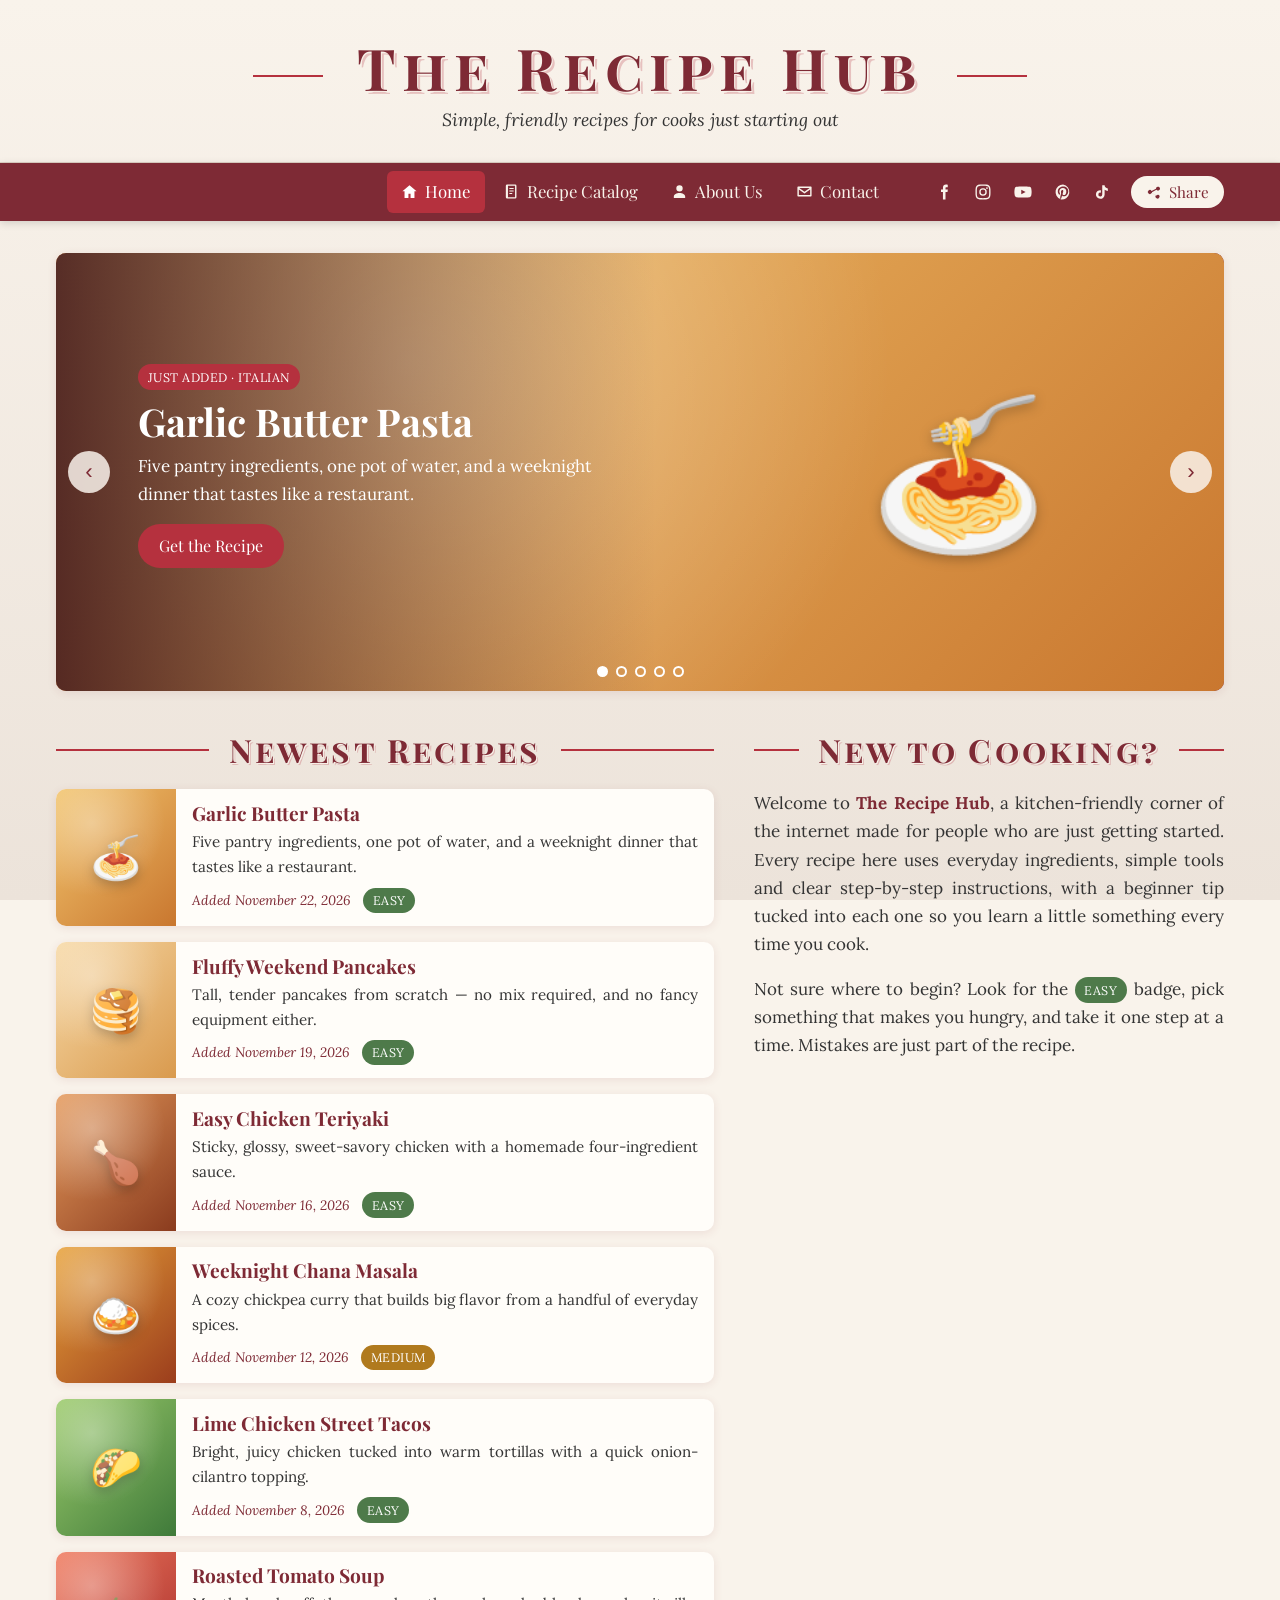
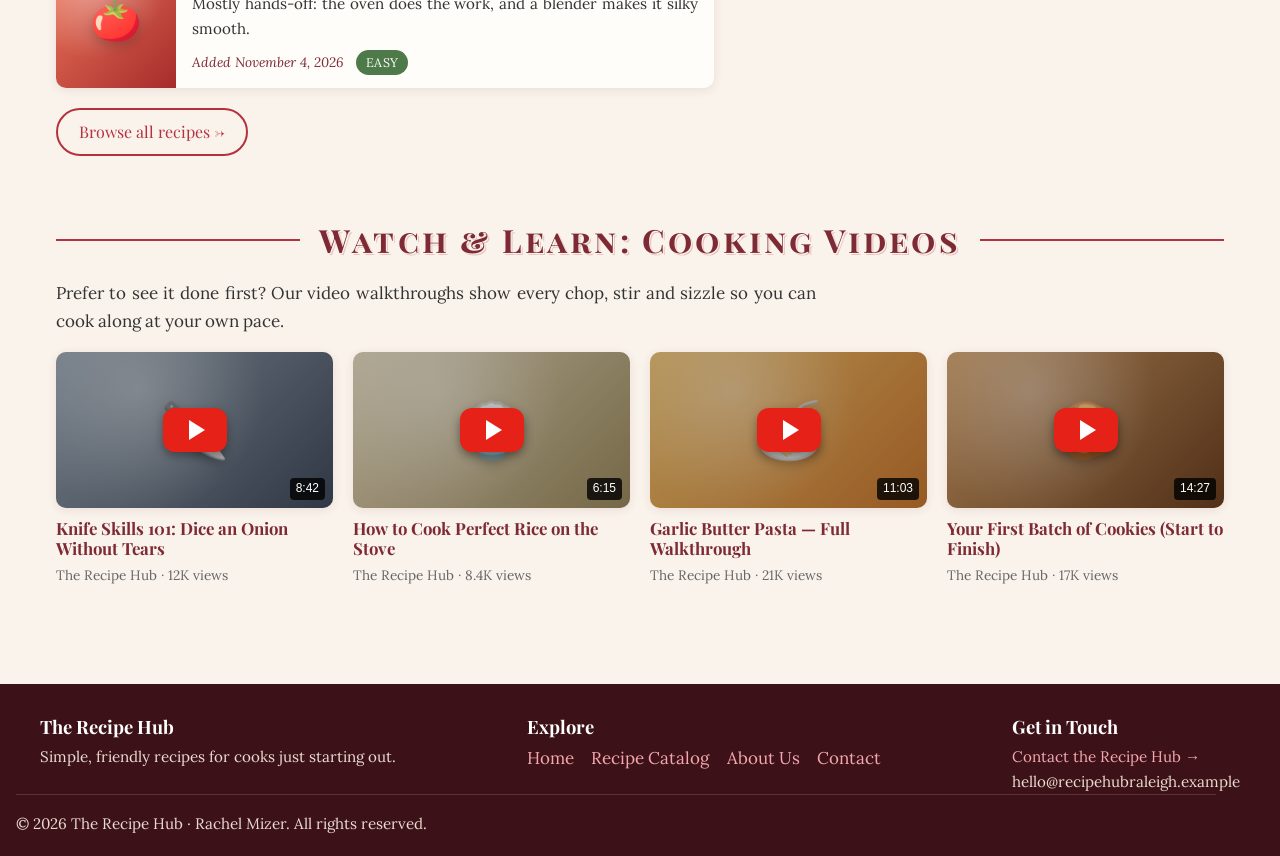
<file: Mock Site/index.html>
<!doctype html>
<html lang="en">
<head>
  <meta charset="utf-8">
  <meta name="viewport" content="width=device-width, initial-scale=1">
  <title>The Recipe Hub | Home</title>
  <link rel="preconnect" href="https://fonts.googleapis.com">
  <link rel="preconnect" href="https://fonts.gstatic.com" crossorigin>
  <link href="https://fonts.googleapis.com/css2?family=Lora:ital,wght@0,400;0,600;1,400&family=Playfair+Display:wght@600;700&display=swap" rel="stylesheet">
  <link rel="stylesheet" href="styles.css">
  <script src="script.js" defer></script>
</head>
<body data-page="home">
  <main>
    <div class="slideshow" id="slideshow" aria-label="Newly added dishes"></div>

    <div class="two-col">
      <section class="section">
        <h1 class="section-title">Newest Recipes</h1>
        <ul class="newest-list" id="newestList"></ul>
        <p style="margin-top:1.25rem"><a class="btn outline" href="recipes.html">Browse all recipes &rarr;</a></p>
      </section>

      <aside class="section">
        <h2 class="section-title">New to Cooking?</h2>
        <p>Welcome to <strong>The Recipe Hub</strong>, a kitchen-friendly corner of the internet made for people who are just getting started. Every recipe here uses everyday ingredients, simple tools and clear step-by-step instructions, with a beginner tip tucked into each one so you learn a little something every time you cook.</p>
        <p>Not sure where to begin? Look for the <span class="badge easy">Easy</span> badge, pick something that makes you hungry, and take it one step at a time. Mistakes are just part of the recipe.</p>
      </aside>
    </div>

    <section class="section">
      <h2 class="section-title">Watch &amp; Learn: Cooking Videos</h2>
      <p class="section-intro">Prefer to see it done first? Our video walkthroughs show every chop, stir and sizzle so you can cook along at your own pace.</p>
      <div class="video-grid" id="videoGrid"></div>
    </section>
  </main>
</body>
</html>
</file>
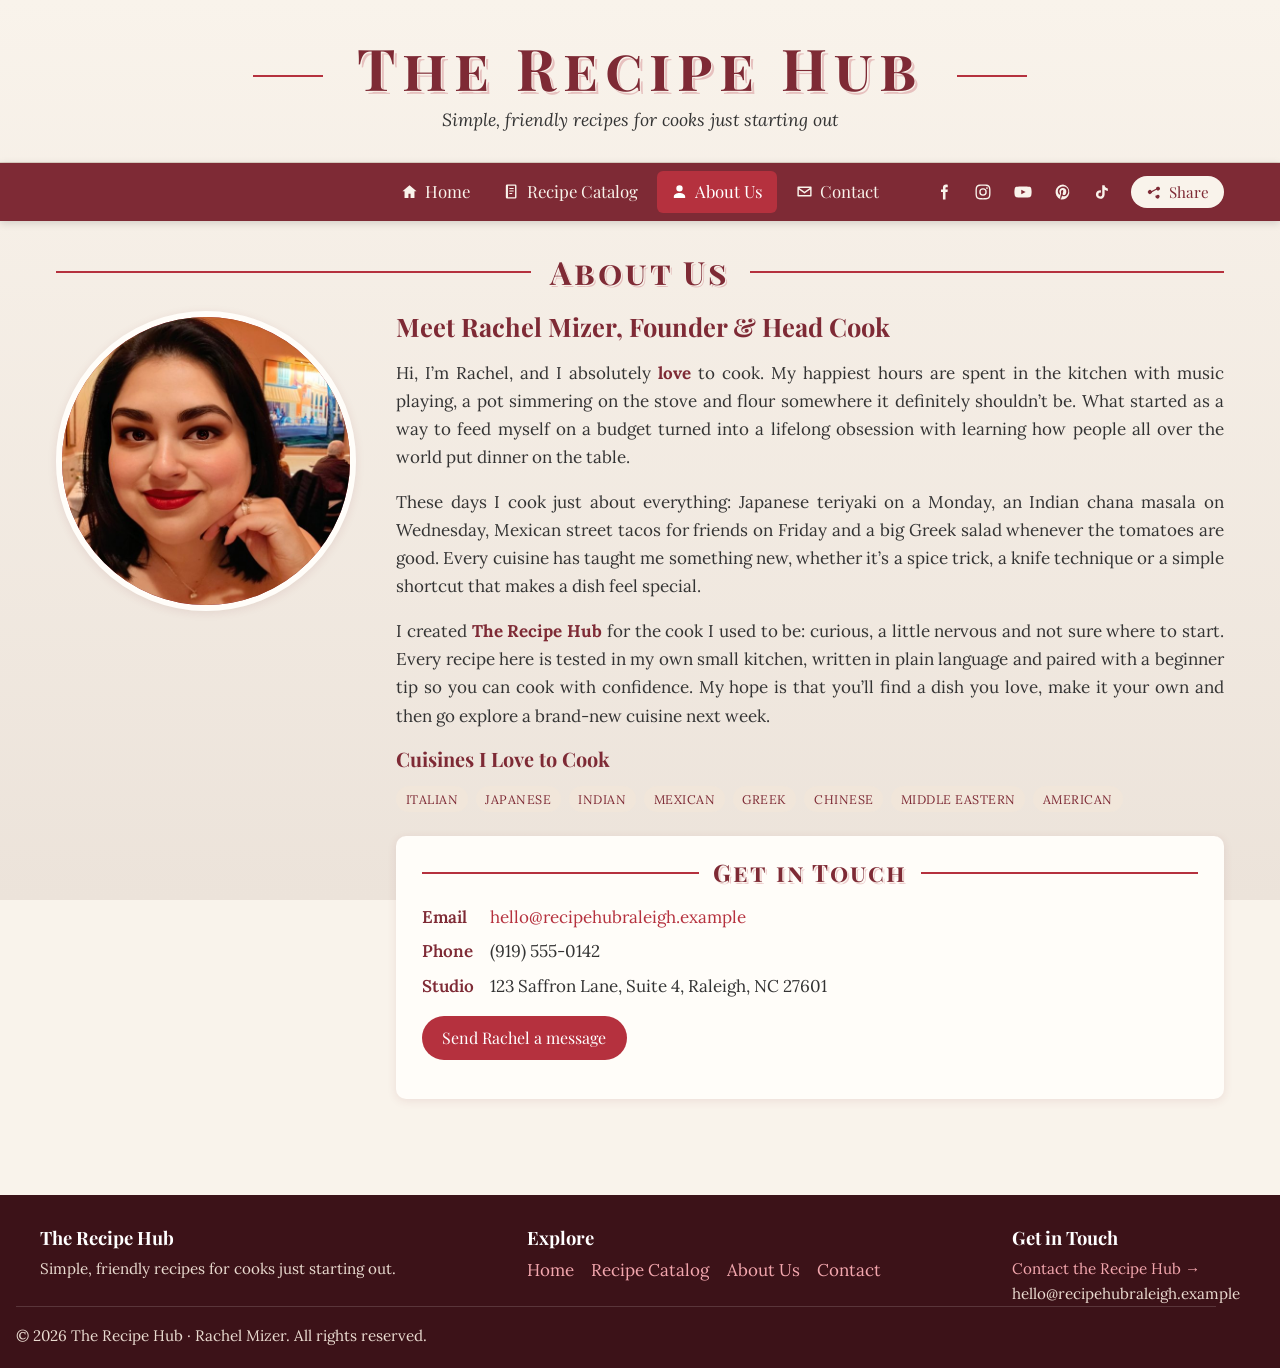
<file: Mock Site/about.html>
<!doctype html>
<html lang="en">
<head>
  <meta charset="utf-8">
  <meta name="viewport" content="width=device-width, initial-scale=1">
  <title>The Recipe Hub | About Us</title>
  <link rel="preconnect" href="https://fonts.googleapis.com">
  <link rel="preconnect" href="https://fonts.gstatic.com" crossorigin>
  <link href="https://fonts.googleapis.com/css2?family=Lora:ital,wght@0,400;0,600;1,400&family=Playfair+Display:wght@600;700&display=swap" rel="stylesheet">
  <link rel="stylesheet" href="styles.css">
  <script src="script.js" defer></script>
</head>
<body data-page="about">
  <main>
    <section class="section">
      <h1 class="section-title">About Us</h1>
      <div class="about-grid">
        <div>
          <img class="portrait" src="img/profpic.jpg" alt="Rachel Mizer, founder of The Recipe Hub">
        </div>
        <div>
          <h2>Meet Rachel Mizer, Founder &amp; Head Cook</h2>
          <p>Hi, I&rsquo;m Rachel, and I absolutely <strong>love</strong> to cook. My happiest hours are spent in the kitchen with music playing, a pot simmering on the stove and flour somewhere it definitely shouldn&rsquo;t be. What started as a way to feed myself on a budget turned into a lifelong obsession with learning how people all over the world put dinner on the table.</p>
          <p>These days I cook just about everything: Japanese teriyaki on a Monday, an Indian chana masala on Wednesday, Mexican street tacos for friends on Friday and a big Greek salad whenever the tomatoes are good. Every cuisine has taught me something new, whether it&rsquo;s a spice trick, a knife technique or a simple shortcut that makes a dish feel special.</p>
          <p>I created <strong>The Recipe Hub</strong> for the cook I used to be: curious, a little nervous and not sure where to start. Every recipe here is tested in my own small kitchen, written in plain language and paired with a beginner tip so you can cook with confidence. My hope is that you&rsquo;ll find a dish you love, make it your own and then go explore a brand-new cuisine next week.</p>

          <h3>Cuisines I Love to Cook</h3>
          <div class="cuisine-tags">
            <a class="badge light" href="recipes.html?cuisine=Italian">Italian</a>
            <a class="badge light" href="recipes.html?cuisine=Japanese">Japanese</a>
            <a class="badge light" href="recipes.html?cuisine=Indian">Indian</a>
            <a class="badge light" href="recipes.html?cuisine=Mexican">Mexican</a>
            <a class="badge light" href="recipes.html?cuisine=Greek">Greek</a>
            <a class="badge light" href="recipes.html?cuisine=Chinese">Chinese</a>
            <a class="badge light" href="recipes.html?cuisine=Middle%20Eastern">Middle Eastern</a>
            <a class="badge light" href="recipes.html?cuisine=American">American</a>
          </div>

          <div class="panel contact-card">
            <h3>Get in Touch</h3>
            <dl>
              <dt>Email</dt><dd><a href="mailto:hello@recipehubraleigh.example">hello@recipehubraleigh.example</a></dd>
              <dt>Phone</dt><dd>(919) 555-0142</dd>
              <dt>Studio</dt><dd>123 Saffron Lane, Suite 4, Raleigh, NC 27601</dd>
            </dl>
            <p style="margin-top:1rem"><a class="btn" href="contact.html">Send Rachel a message</a></p>
          </div>
        </div>
      </div>
    </section>
  </main>
</body>
</html>
</file>
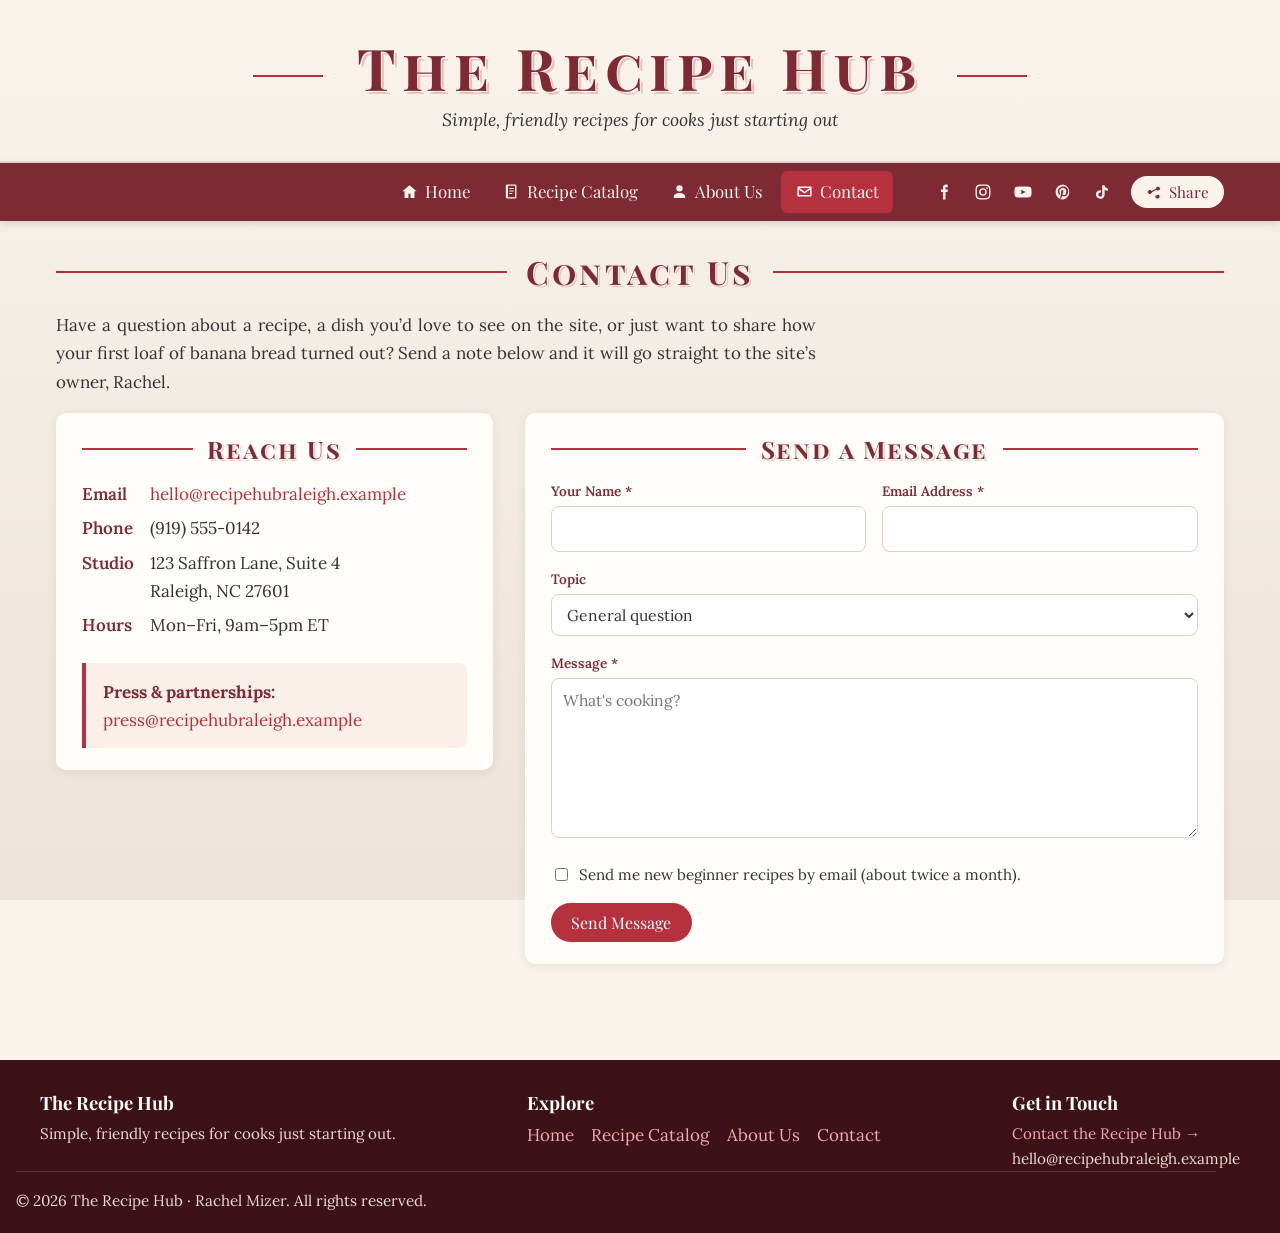
<file: Mock Site/contact.html>
<!doctype html>
<html lang="en">
<head>
  <meta charset="utf-8">
  <meta name="viewport" content="width=device-width, initial-scale=1">
  <title>The Recipe Hub | Contact</title>
  <link rel="preconnect" href="https://fonts.googleapis.com">
  <link rel="preconnect" href="https://fonts.gstatic.com" crossorigin>
  <link href="https://fonts.googleapis.com/css2?family=Lora:ital,wght@0,400;0,600;1,400&family=Playfair+Display:wght@600;700&display=swap" rel="stylesheet">
  <link rel="stylesheet" href="styles.css">
  <script src="script.js" defer></script>
</head>
<body data-page="contact">
  <main>
    <section class="section">
      <h1 class="section-title">Contact Us</h1>
      <p class="section-intro">Have a question about a recipe, a dish you&rsquo;d love to see on the site, or just want to share how your first loaf of banana bread turned out? Send a note below and it will go straight to the site&rsquo;s owner, Rachel.</p>

      <div class="contact-grid">
        <div class="panel contact-card" style="margin-top:0">
          <h2>Reach Us</h2>
          <dl>
            <dt>Email</dt><dd><a href="mailto:hello@recipehubraleigh.example">hello@recipehubraleigh.example</a></dd>
            <dt>Phone</dt><dd>(919) 555-0142</dd>
            <dt>Studio</dt><dd>123 Saffron Lane, Suite 4<br>Raleigh, NC 27601</dd>
            <dt>Hours</dt><dd>Mon&ndash;Fri, 9am&ndash;5pm ET</dd>
          </dl>
          <div class="tip">
            <strong>Press &amp; partnerships:</strong> <a href="mailto:press@recipehubraleigh.example">press@recipehubraleigh.example</a>
          </div>
        </div>

        <div class="panel">
          <h2>Send a Message</h2>
          <div class="form-success" id="formSuccess" role="status"></div>
          <form class="contact-form" id="contactForm" novalidate>
            <div class="field">
              <label for="cName">Your Name *</label>
              <input id="cName" name="name" required autocomplete="name">
            </div>
            <div class="field">
              <label for="cEmail">Email Address *</label>
              <input id="cEmail" name="email" type="email" required autocomplete="email">
            </div>
            <div class="field full">
              <label for="cTopic">Topic</label>
              <select id="cTopic" name="topic">
                <option>General question</option>
                <option>Help with a recipe</option>
                <option>Recipe request</option>
                <option>Collaboration / press</option>
                <option>Report a problem with the site</option>
              </select>
            </div>
            <div class="field full">
              <label for="cMessage">Message *</label>
              <textarea id="cMessage" name="message" required placeholder="What's cooking?"></textarea>
            </div>
            <label class="checkbox full"><input type="checkbox" name="newsletter"> Send me new beginner recipes by email (about twice a month).</label>
            <div class="full"><button class="btn" type="submit">Send Message</button></div>
          </form>
        </div>
      </div>
    </section>
  </main>
</body>
</html>
</file>
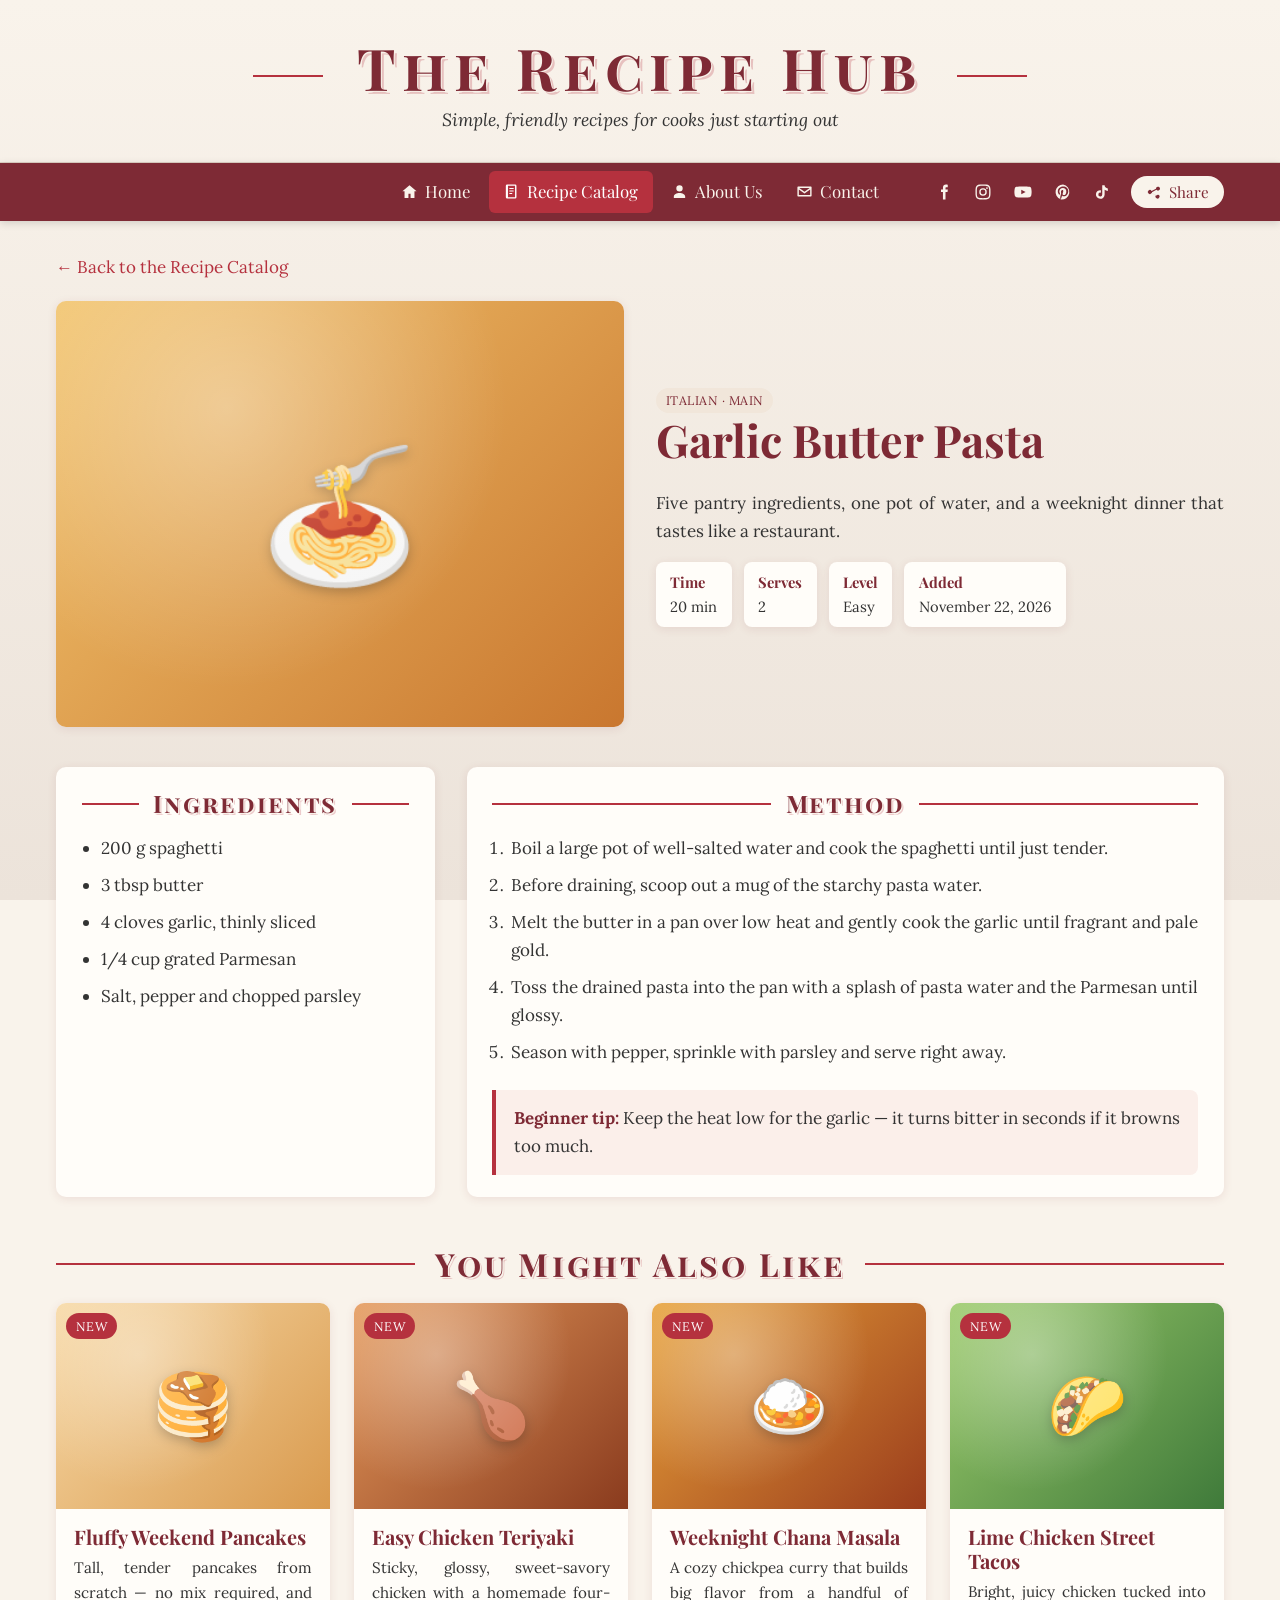
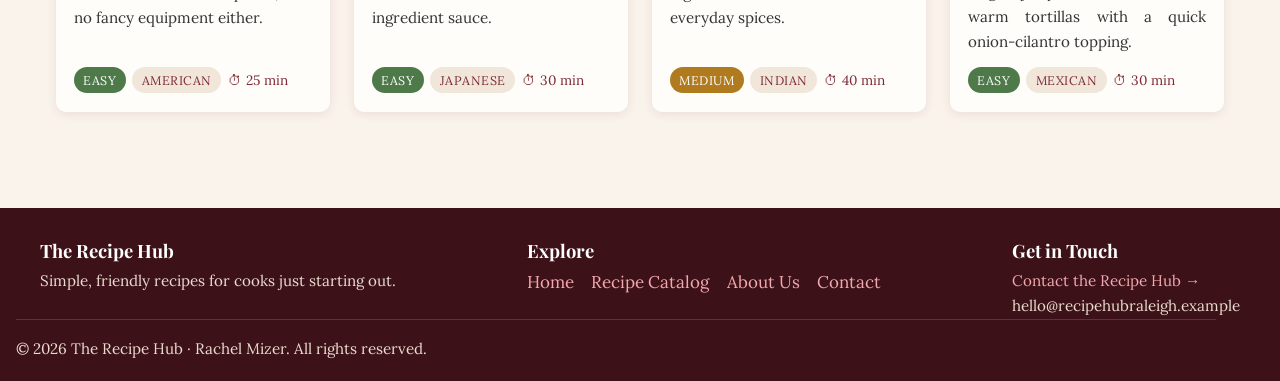
<file: Mock Site/recipe.html>
<!doctype html>
<html lang="en">
<head>
  <meta charset="utf-8">
  <meta name="viewport" content="width=device-width, initial-scale=1">
  <title>The Recipe Hub | Recipe</title>
  <link rel="preconnect" href="https://fonts.googleapis.com">
  <link rel="preconnect" href="https://fonts.gstatic.com" crossorigin>
  <link href="https://fonts.googleapis.com/css2?family=Lora:ital,wght@0,400;0,600;1,400&family=Playfair+Display:wght@600;700&display=swap" rel="stylesheet">
  <link rel="stylesheet" href="styles.css">
  <script src="script.js" defer></script>
</head>
<body data-page="recipe">
  <main id="recipe"></main>
</body>
</html>
</file>
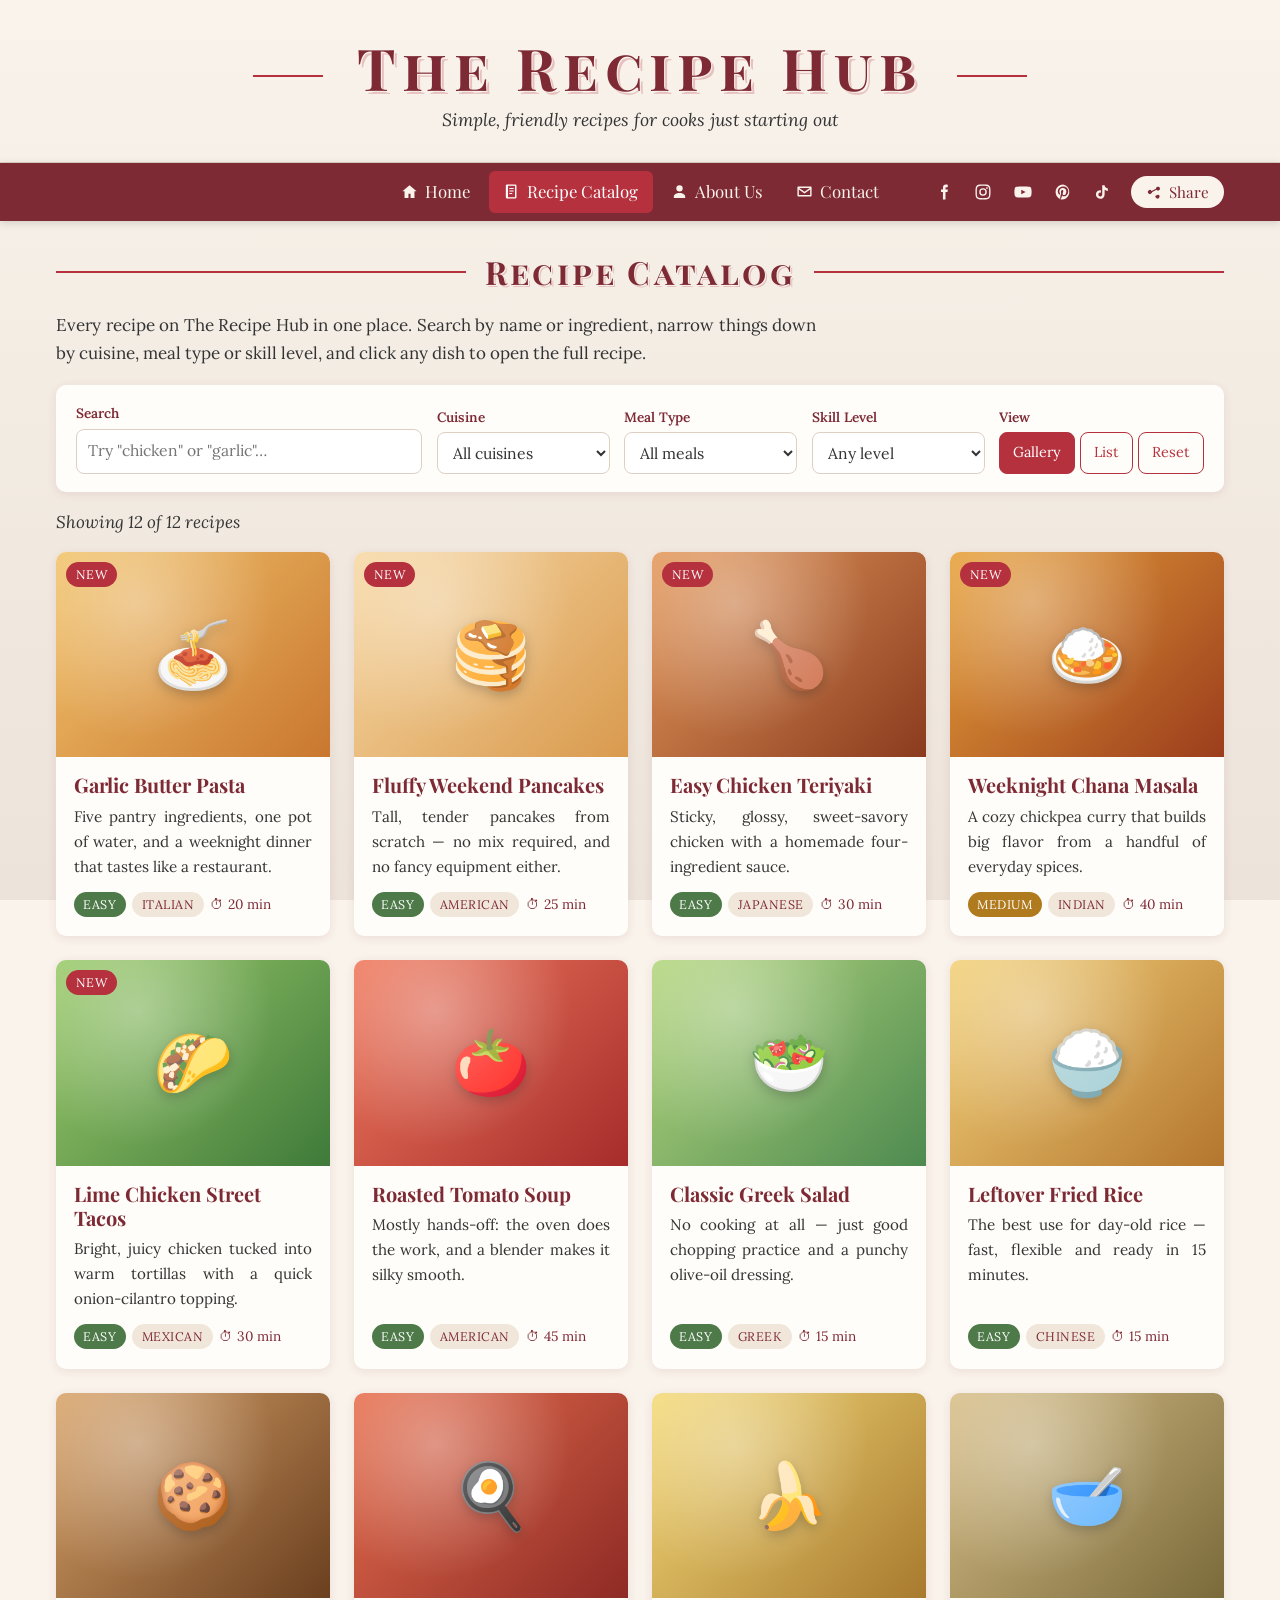
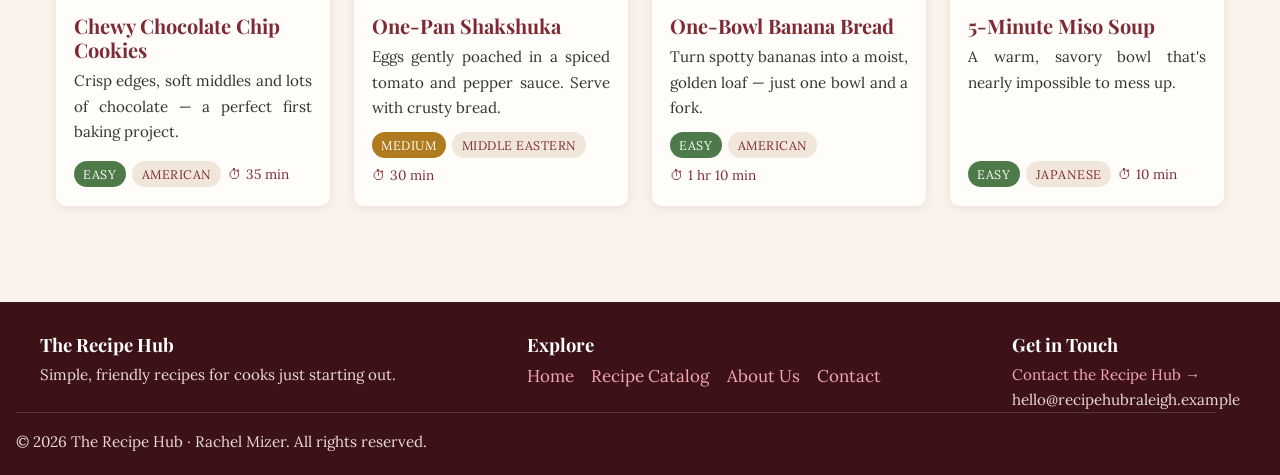
<file: Mock Site/recipes.html>
<!doctype html>
<html lang="en">
<head>
  <meta charset="utf-8">
  <meta name="viewport" content="width=device-width, initial-scale=1">
  <title>The Recipe Hub | Recipe Catalog</title>
  <link rel="preconnect" href="https://fonts.googleapis.com">
  <link rel="preconnect" href="https://fonts.gstatic.com" crossorigin>
  <link href="https://fonts.googleapis.com/css2?family=Lora:ital,wght@0,400;0,600;1,400&family=Playfair+Display:wght@600;700&display=swap" rel="stylesheet">
  <link rel="stylesheet" href="styles.css">
  <script src="script.js" defer></script>
</head>
<body data-page="recipes">
  <main>
    <section class="section">
      <h1 class="section-title">Recipe Catalog</h1>
      <p class="section-intro">Every recipe on The Recipe Hub in one place. Search by name or ingredient, narrow things down by cuisine, meal type or skill level, and click any dish to open the full recipe.</p>

      <form class="filters" onsubmit="return false">
        <div class="field search">
          <label for="fSearch">Search</label>
          <input id="fSearch" type="search" placeholder="Try &quot;chicken&quot; or &quot;garlic&quot;&hellip;">
        </div>
        <div class="field">
          <label for="fCuisine">Cuisine</label>
          <select id="fCuisine"><option value="">All cuisines</option></select>
        </div>
        <div class="field">
          <label for="fCategory">Meal Type</label>
          <select id="fCategory"><option value="">All meals</option></select>
        </div>
        <div class="field">
          <label for="fDifficulty">Skill Level</label>
          <select id="fDifficulty"><option value="">Any level</option><option>Easy</option><option>Medium</option></select>
        </div>
        <div class="field">
          <label>View</label>
          <div class="view-toggle">
            <button type="button" data-view="grid" class="active">Gallery</button>
            <button type="button" data-view="list">List</button>
            <button type="button" id="resetFilters" title="Clear filters">Reset</button>
          </div>
        </div>
      </form>

      <p class="result-count" id="resultCount"></p>
      <div class="card-grid" id="catalogGrid"></div>
    </section>
  </main>
</body>
</html>
</file>
<file: Mock Site/styles.css>
/* ============ The Recipe Hub — shared styles ============ */
:root {
  --bg-top: #F9F3EB;
  --bg-bottom: #ECE3DA;
  --accent-dark: #7E2A35;
  --accent-mid: #B5313E;
  --text: #333333;
  --card: #FFFDF9;
  --line: #DDD0C3;
  --shadow: 0 2px 10px rgba(126, 42, 53, 0.10);
  --radius: 10px;
  --heading-font: "Playfair Display", Georgia, "Times New Roman", serif;
  --body-font: "Lora", Georgia, "Times New Roman", serif;
}

* { box-sizing: border-box; }

html { min-height: 100%; }

body {
  margin: 0;
  min-height: 100vh;
  display: flex;
  flex-direction: column;
  background: linear-gradient(to bottom, var(--bg-top), var(--bg-bottom)) fixed;
  background-color: var(--bg-top);
  color: var(--text);
  font-family: var(--body-font);
  font-size: 17px;
  line-height: 1.65;
}

p, li, .justify { text-align: justify; hyphens: auto; }

h1, h2, h3, h4 {
  font-family: var(--heading-font);
  color: var(--accent-dark);
  line-height: 1.2;
  margin: 0 0 0.5em;
}

a { color: var(--accent-mid); text-decoration: none; }
a:hover, a:focus { color: var(--accent-dark); text-decoration: none; }

strong, em.emph { color: var(--accent-dark); }

img { max-width: 100%; display: block; }

/* ---------- Header ---------- */
.site-header {
  width: 100%;
  text-align: center;
  padding: 2.25rem 1rem 1.75rem;
  border-bottom: 1px solid var(--line);
}
.site-header .logo {
  font-family: var(--heading-font);
  font-size: clamp(2.2rem, 6vw, 3.6rem);
  font-weight: 700;
  color: var(--accent-dark);
  margin: 0;
  font-variant: small-caps;
  letter-spacing: 0.12em;
  line-height: 1.1;
  text-align: center;
  text-shadow: 1px 1px 0 #F9F3EB, 3px 3px 0 rgba(181, 49, 62, 0.25);
}
.site-header .logo::before,
.site-header .logo::after {
  content: "";
  display: inline-block;
  width: clamp(24px, 6vw, 70px);
  height: 2px;
  background: var(--accent-mid);
  vertical-align: middle;
  margin: 0 0.6em;
}
.site-header .logo a { color: inherit; }
.site-header .tagline {
  margin: 0.35rem 0 0;
  font-style: italic;
  font-size: 1.1rem;
  text-align: center;
}

/* ---------- Nav ---------- */
.site-nav {
  width: 100%;
  background: var(--accent-dark);
  position: sticky;
  top: 0;
  z-index: 50;
  box-shadow: 0 2px 8px rgba(0,0,0,0.15);
}
.nav-inner {
  max-width: 1200px;
  margin: 0 auto;
  padding: 0.5rem 1rem;
  display: grid;
  grid-template-columns: 1fr auto 1fr;
  align-items: center;
  gap: 0.5rem 1.5rem;
}
.nav-links { grid-column: 2; justify-content: center; }
.nav-social { grid-column: 3; justify-self: end; }
@media (max-width: 1100px) {
  .nav-inner { grid-template-columns: 1fr; }
  .nav-links, .nav-social { grid-column: 1; justify-self: center; }
}
.nav-links { display: flex; flex-wrap: wrap; gap: 0.25rem; list-style: none; margin: 0; padding: 0; }
.nav-links a svg { width: 17px; height: 17px; fill: currentColor; flex-shrink: 0; }
.nav-links a {
  display: flex;
  align-items: center;
  gap: 0.45rem;
  padding: 0.45rem 0.9rem;
  border-radius: 6px;
  color: #F9F3EB;
  font-family: var(--heading-font);
  font-size: 1.05rem;
}
.nav-links a:hover, .nav-links a.active { background: var(--accent-mid); color: #fff; }

.nav-social { display: flex; align-items: center; gap: 0.35rem; }
.nav-social a {
  display: inline-flex;
  width: 34px; height: 34px;
  align-items: center; justify-content: center;
  border-radius: 50%;
  color: #F9F3EB;
}
.nav-social a:hover { background: var(--accent-mid); color: #fff; }
.nav-social svg { width: 18px; height: 18px; fill: currentColor; }

.share-btn {
  margin-left: 0.4rem;
  display: inline-flex; align-items: center; gap: 0.4rem;
  background: #F9F3EB;
  color: var(--accent-dark);
  border: none;
  border-radius: 999px;
  padding: 0.4rem 0.95rem;
  font-family: var(--heading-font);
  font-size: 0.95rem;
  cursor: pointer;
}
.share-btn:hover { background: #fff; color: var(--accent-mid); }
.share-btn svg { width: 16px; height: 16px; fill: currentColor; }

/* ---------- Main ---------- */
main {
  flex: 1;
  width: 100%;
  max-width: 1200px;
  margin: 0 auto;
  padding: 2rem 1rem 3rem;
}
.section { margin-bottom: 3rem; }
.section-title { margin-bottom: 1.25rem; }
.section-intro { max-width: 760px; }

/* Smaller version of the site-name header style — used by every section header
   and (smaller still) by the headings inside panels */
.panel > h2, .panel > h3 { margin-bottom: 1rem; }
.section-title, .panel > h2, .panel > h3 {
  font-size: clamp(1.5rem, 3vw, 2rem);
  font-weight: 700;
  font-variant: small-caps;
  letter-spacing: 0.1em;
  text-align: center;
  text-shadow: 1px 1px 0 #F9F3EB, 2px 2px 0 rgba(181, 49, 62, 0.25);
  display: flex;
  align-items: center;
  gap: 0.6em;
}
.section-title::before,
.section-title::after,
.panel > h2::before, .panel > h2::after,
.panel > h3::before, .panel > h3::after {
  content: "";
  flex: 1;
  min-width: 20px;
  height: 2px;
  background: var(--accent-mid);
}
.panel > h2, .panel > h3 {
  font-size: clamp(1.25rem, 2.2vw, 1.5rem);
  letter-spacing: 0.08em;
}

/* ---------- Dish "photo" placeholders ---------- */
.dish-art {
  position: relative;
  display: flex;
  align-items: center;
  justify-content: center;
  overflow: hidden;
  background: linear-gradient(135deg, var(--c1), var(--c2));
}
.dish-art .emoji { font-size: 4rem; filter: drop-shadow(0 4px 6px rgba(0,0,0,0.25)); }
.dish-art::after {
  content: "";
  position: absolute; inset: 0;
  background: radial-gradient(circle at 30% 25%, rgba(255,255,255,0.35), transparent 55%);
}

/* ---------- Slideshow ---------- */
.slideshow {
  position: relative;
  border-radius: var(--radius);
  overflow: hidden;
  box-shadow: var(--shadow);
  margin-bottom: 2.5rem;
  aspect-ratio: 16 / 6;
  min-height: 260px;
  background: var(--accent-dark);
}
.slide {
  position: absolute; inset: 0;
  opacity: 0;
  transition: opacity 0.8s ease;
  pointer-events: none;
}
.slide.active { opacity: 1; pointer-events: auto; }
.slide .dish-art { position: absolute; inset: 0; }
/* Dish sits centered in the right half, clear of the "next" arrow */
.slide .dish-art { justify-content: flex-end; padding-right: max(80px, 15%); }
.slide .dish-art .emoji { font-size: clamp(5rem, 14vw, 9rem); }
.slide-caption {
  position: absolute;
  left: 0; top: 0; bottom: 0;
  width: min(58%, 600px);
  /* left padding clears the "prev" arrow (12px offset + 42px button + breathing room) */
  padding: 2rem 2rem 2.75rem calc(54px + 1.75rem);
  display: flex; flex-direction: column; justify-content: center;
  background: linear-gradient(to right, rgba(60, 18, 24, 0.85), rgba(60, 18, 24, 0));
  color: #fff;
  z-index: 2;
}
.slide-caption .badge { align-self: flex-start; }
.slide-caption h2 { color: #fff; font-size: clamp(1.5rem, 3.5vw, 2.4rem); margin: 0.5rem 0; }
.slide-caption p { margin: 0 0 1rem; text-align: left; }
.slide-caption .btn { align-self: flex-start; }
.slide-btn {
  position: absolute; top: 50%; transform: translateY(-50%);
  z-index: 3;
  width: 42px; height: 42px; border-radius: 50%;
  border: none; cursor: pointer;
  background: rgba(249, 243, 235, 0.85);
  color: var(--accent-dark);
  font-size: 1.4rem; line-height: 1;
}
.slide-btn:hover { background: #fff; }
.slide-btn.prev { left: 12px; }
.slide-btn.next { right: 12px; }
.slide-dots {
  position: absolute; bottom: 14px; left: 0; right: 0;
  display: flex; justify-content: center; gap: 8px; z-index: 3;
}
.slide-dots button {
  width: 11px; height: 11px; border-radius: 50%;
  border: 2px solid #fff; background: transparent; padding: 0; cursor: pointer;
}
.slide-dots button.active { background: #fff; }

/* ---------- Buttons & badges ---------- */
.btn {
  display: inline-block;
  background: var(--accent-mid);
  color: #fff;
  border: none;
  border-radius: 999px;
  padding: 0.55rem 1.3rem;
  font-family: var(--heading-font);
  font-size: 1rem;
  cursor: pointer;
}
.btn:hover { background: var(--accent-dark); color: #fff; }
.btn.outline { background: transparent; color: var(--accent-mid); border: 2px solid var(--accent-mid); }
.btn.outline:hover { background: var(--accent-mid); color: #fff; }

.badge {
  display: inline-block;
  font-size: 0.78rem;
  letter-spacing: 0.04em;
  text-transform: uppercase;
  padding: 0.15rem 0.6rem;
  border-radius: 999px;
  background: var(--accent-mid);
  color: #fff;
}
.badge.easy { background: #4E7A4A; }
.badge.medium { background: #B07A1E; }
.badge.light { background: #F1E6DA; color: var(--accent-dark); }

/* ---------- Recipe cards ---------- */
.card-grid {
  display: grid;
  grid-template-columns: repeat(auto-fill, minmax(250px, 1fr));
  gap: 1.5rem;
}
.recipe-card {
  background: var(--card);
  border-radius: var(--radius);
  overflow: hidden;
  box-shadow: var(--shadow);
  display: flex; flex-direction: column;
  color: var(--text);
  transition: transform 0.2s ease, box-shadow 0.2s ease;
}
.recipe-card:hover { transform: translateY(-4px); box-shadow: 0 8px 20px rgba(126, 42, 53, 0.18); color: var(--text); }
.recipe-card .dish-art { aspect-ratio: 4 / 3; }
.recipe-card .card-body { padding: 1rem 1.1rem 1.2rem; display: flex; flex-direction: column; gap: 0.4rem; flex: 1; }
.recipe-card h3 { margin: 0; font-size: 1.25rem; }
.recipe-card p { margin: 0; font-size: 0.95rem; }
.card-meta { display: flex; flex-wrap: wrap; gap: 0.4rem; align-items: center; font-size: 0.85rem; margin-top: auto; padding-top: 0.4rem; }
.card-meta .time { color: var(--accent-dark); }
.new-flag { position: absolute; top: 10px; left: 10px; z-index: 2; }

/* Newest list (landing) */
.newest-list { list-style: none; margin: 0; padding: 0; display: grid; gap: 1rem; }
.newest-item {
  display: grid;
  grid-template-columns: 120px 1fr;
  gap: 1rem;
  align-items: center;
  background: var(--card);
  border-radius: var(--radius);
  box-shadow: var(--shadow);
  overflow: hidden;
  color: var(--text);
}
.newest-item:hover { color: var(--text); box-shadow: 0 6px 16px rgba(126, 42, 53, 0.18); }
.newest-item .dish-art { height: 100%; min-height: 100px; }
.newest-item .dish-art .emoji { font-size: 2.6rem; }
.newest-item .info { padding: 0.8rem 1rem 0.8rem 0; }
.newest-item h3 { margin: 0 0 0.25rem; font-size: 1.2rem; }
.newest-item p { margin: 0 0 0.35rem; font-size: 0.95rem; }
.newest-item .date { font-size: 0.85rem; font-style: italic; color: var(--accent-dark); }

.two-col { display: grid; grid-template-columns: 1.4fr 1fr; gap: 2.5rem; }

/* ---------- Video thumbnails ---------- */
.video-grid { display: grid; grid-template-columns: repeat(auto-fill, minmax(240px, 1fr)); gap: 1.25rem; }
.video-card { color: var(--text); display: block; }
.video-card:hover { color: var(--text); }
.video-thumb {
  position: relative;
  aspect-ratio: 16 / 9;
  border-radius: var(--radius);
  overflow: hidden;
  box-shadow: var(--shadow);
}
.video-thumb .dish-art { position: absolute; inset: 0; }
.video-thumb .dish-art .emoji { font-size: 3.4rem; }
.video-thumb .shade { position: absolute; inset: 0; background: rgba(0,0,0,0.25); z-index: 1; transition: background 0.2s; }
.video-card:hover .shade { background: rgba(0,0,0,0.1); }
.play {
  position: absolute; top: 50%; left: 50%; transform: translate(-50%, -50%);
  z-index: 2;
  width: 64px; height: 44px; border-radius: 12px;
  background: #E62117;
  display: flex; align-items: center; justify-content: center;
  box-shadow: 0 4px 10px rgba(0,0,0,0.35);
}
.play::after {
  content: "";
  border-left: 16px solid #fff;
  border-top: 10px solid transparent;
  border-bottom: 10px solid transparent;
  margin-left: 4px;
}
.duration {
  position: absolute; right: 8px; bottom: 8px; z-index: 2;
  background: rgba(0,0,0,0.8); color: #fff;
  font-family: Arial, sans-serif; font-size: 0.75rem;
  padding: 1px 6px; border-radius: 4px;
}
.video-card h4 { margin: 0.6rem 0 0.1rem; font-size: 1.05rem; }
.video-card .channel { font-size: 0.85rem; color: #666; }

/* ---------- Catalog filters ---------- */
.filters {
  background: var(--card);
  border-radius: var(--radius);
  box-shadow: var(--shadow);
  padding: 1.1rem 1.25rem;
  margin-bottom: 1.75rem;
  display: grid;
  grid-template-columns: 2fr repeat(3, 1fr) auto;
  gap: 0.9rem;
  align-items: end;
}
.field label { display: block; font-size: 0.85rem; color: var(--accent-dark); margin-bottom: 0.25rem; font-weight: 600; }
.field input, .field select, .field textarea {
  width: 100%;
  font: inherit;
  font-size: 0.98rem;
  color: var(--text);
  padding: 0.55rem 0.7rem;
  border: 1px solid var(--line);
  border-radius: 8px;
  background: #fff;
}
.field input:focus, .field select:focus, .field textarea:focus { outline: 2px solid var(--accent-mid); outline-offset: 1px; border-color: transparent; }
.view-toggle { display: flex; gap: 0.35rem; }
.view-toggle button {
  font: inherit; font-size: 0.9rem;
  padding: 0.5rem 0.8rem;
  border: 1px solid var(--accent-mid);
  background: transparent; color: var(--accent-mid);
  border-radius: 8px; cursor: pointer;
}
.view-toggle button.active { background: var(--accent-mid); color: #fff; }
.result-count { font-style: italic; margin: -0.75rem 0 1rem; }
.empty { text-align: center; padding: 3rem 1rem; }

/* List view */
.card-grid.list-view { grid-template-columns: 1fr; }
.card-grid.list-view .recipe-card { flex-direction: row; }
.card-grid.list-view .recipe-card .dish-art { width: 180px; flex-shrink: 0; aspect-ratio: auto; }
.card-grid.list-view .recipe-card .dish-art .emoji { font-size: 3rem; }

/* ---------- Recipe detail ---------- */
.recipe-hero {
  display: grid; grid-template-columns: 1fr 1fr; gap: 2rem; align-items: center;
  margin-bottom: 2.5rem;
}
.recipe-hero .dish-art { aspect-ratio: 4 / 3; border-radius: var(--radius); box-shadow: var(--shadow); }
.recipe-hero .dish-art .emoji { font-size: 8rem; }
.recipe-hero h1 { font-size: clamp(2rem, 4vw, 2.8rem); }
.fact-row { display: flex; flex-wrap: wrap; gap: 0.75rem; margin: 1rem 0; }
.fact { background: var(--card); border-radius: 8px; padding: 0.5rem 0.9rem; box-shadow: var(--shadow); font-size: 0.92rem; }
.fact strong { display: block; font-family: var(--heading-font); }
.recipe-body { display: grid; grid-template-columns: 1fr 2fr; gap: 2rem; }
.panel { background: var(--card); border-radius: var(--radius); box-shadow: var(--shadow); padding: 1.4rem 1.6rem; }
.panel ul, .panel ol { padding-left: 1.2rem; margin: 0; }
.panel li { margin-bottom: 0.55rem; }
.tip { border-left: 4px solid var(--accent-mid); background: #FBEFEA; padding: 0.9rem 1.1rem; border-radius: 0 8px 8px 0; margin-top: 1.5rem; }
.back-link { display: inline-block; margin-bottom: 1.25rem; }

/* ---------- About ---------- */
.about-grid { display: grid; grid-template-columns: 300px 1fr; gap: 2.5rem; align-items: start; }
.portrait {
  aspect-ratio: 1; border-radius: 50%;
  background: linear-gradient(135deg, #B5313E, #7E2A35);
  display: flex; align-items: center; justify-content: center;
  font-size: 6rem; box-shadow: var(--shadow);
  border: 6px solid var(--card);
}
img.portrait {
  width: 100%;
  object-fit: cover;
  object-position: 45% 25%;
}
.cuisine-tags { display: flex; flex-wrap: wrap; gap: 0.5rem; margin: 1rem 0 1.5rem; }
.contact-card { margin-top: 1.5rem; }
.contact-card dl { display: grid; grid-template-columns: auto 1fr; gap: 0.4rem 1rem; margin: 0; }
.contact-card dt { font-weight: 600; color: var(--accent-dark); }
.contact-card dd { margin: 0; }

/* ---------- Contact ---------- */
.contact-grid { display: grid; grid-template-columns: 1fr 1.6fr; gap: 2rem; align-items: start; }
.contact-form { display: grid; grid-template-columns: 1fr 1fr; gap: 1rem; }
.contact-form .full { grid-column: 1 / -1; }
.contact-form textarea { min-height: 160px; resize: vertical; }
.checkbox { display: flex; gap: 0.5rem; align-items: flex-start; font-size: 0.95rem; }
.checkbox input { margin-top: 0.35rem; }
.form-success {
  display: none;
  background: #EAF2E7; border-left: 4px solid #4E7A4A;
  padding: 1rem 1.2rem; border-radius: 0 8px 8px 0;
}
.form-success.show { display: block; }

/* ---------- Footer ---------- */
.site-footer {
  width: 100%;
  background: #3C1218;
  color: #EADBD0;
  padding: 2rem 1rem 1.25rem;
  margin-top: auto;
}
.footer-inner {
  max-width: 1200px; margin: 0 auto;
  display: flex; flex-wrap: wrap; justify-content: space-between; gap: 1.5rem;
}
.site-footer h4 { color: #fff; margin-bottom: 0.4rem; font-size: 1.15rem; }
.site-footer p { margin: 0; text-align: left; font-size: 0.95rem; }
.site-footer a { color: #F3A7AE; }
.site-footer a:hover { color: #fff; }
.footer-links { list-style: none; padding: 0; margin: 0; display: flex; flex-wrap: wrap; gap: 0.25rem 1.1rem; }
.copyright {
  max-width: 1200px; margin: 1.5rem auto 0;
  padding-top: 1rem;
  border-top: 1px solid rgba(255,255,255,0.15);
  font-size: 0.85rem; text-align: center;
}

/* ---------- Toast ---------- */
.toast {
  position: fixed; left: 50%; bottom: 24px; transform: translateX(-50%) translateY(20px);
  background: var(--accent-dark); color: #fff;
  padding: 0.7rem 1.2rem; border-radius: 999px;
  opacity: 0; transition: all 0.3s; z-index: 100; pointer-events: none;
}
.toast.show { opacity: 1; transform: translateX(-50%) translateY(0); }

/* ---------- Responsive ---------- */
@media (max-width: 900px) {
  .two-col, .recipe-hero, .recipe-body, .contact-grid { grid-template-columns: 1fr; }
  .filters { grid-template-columns: 1fr 1fr; }
  .filters .field.search { grid-column: 1 / -1; }
  .about-grid { grid-template-columns: 1fr; }
  .portrait { max-width: 220px; margin: 0 auto; }
}
@media (max-width: 600px) {
  .nav-inner { justify-content: center; }
  .slide-caption { width: 100%; background: linear-gradient(to top, rgba(60,18,24,0.9), rgba(60,18,24,0.2)); justify-content: flex-end; padding: 1.25rem 1.25rem 2.75rem; }
  .slide .dish-art { justify-content: center; align-items: flex-start; padding: 12% 0 0; }
  /* On phones, move the arrows up beside the dish so they never sit on the text */
  .slide-btn { top: 22%; }
  .slideshow { aspect-ratio: 4 / 5; }
  .filters, .contact-form { grid-template-columns: 1fr; }
  .card-grid.list-view .recipe-card .dish-art { width: 110px; }
  .newest-item { grid-template-columns: 90px 1fr; }
}
</file>
